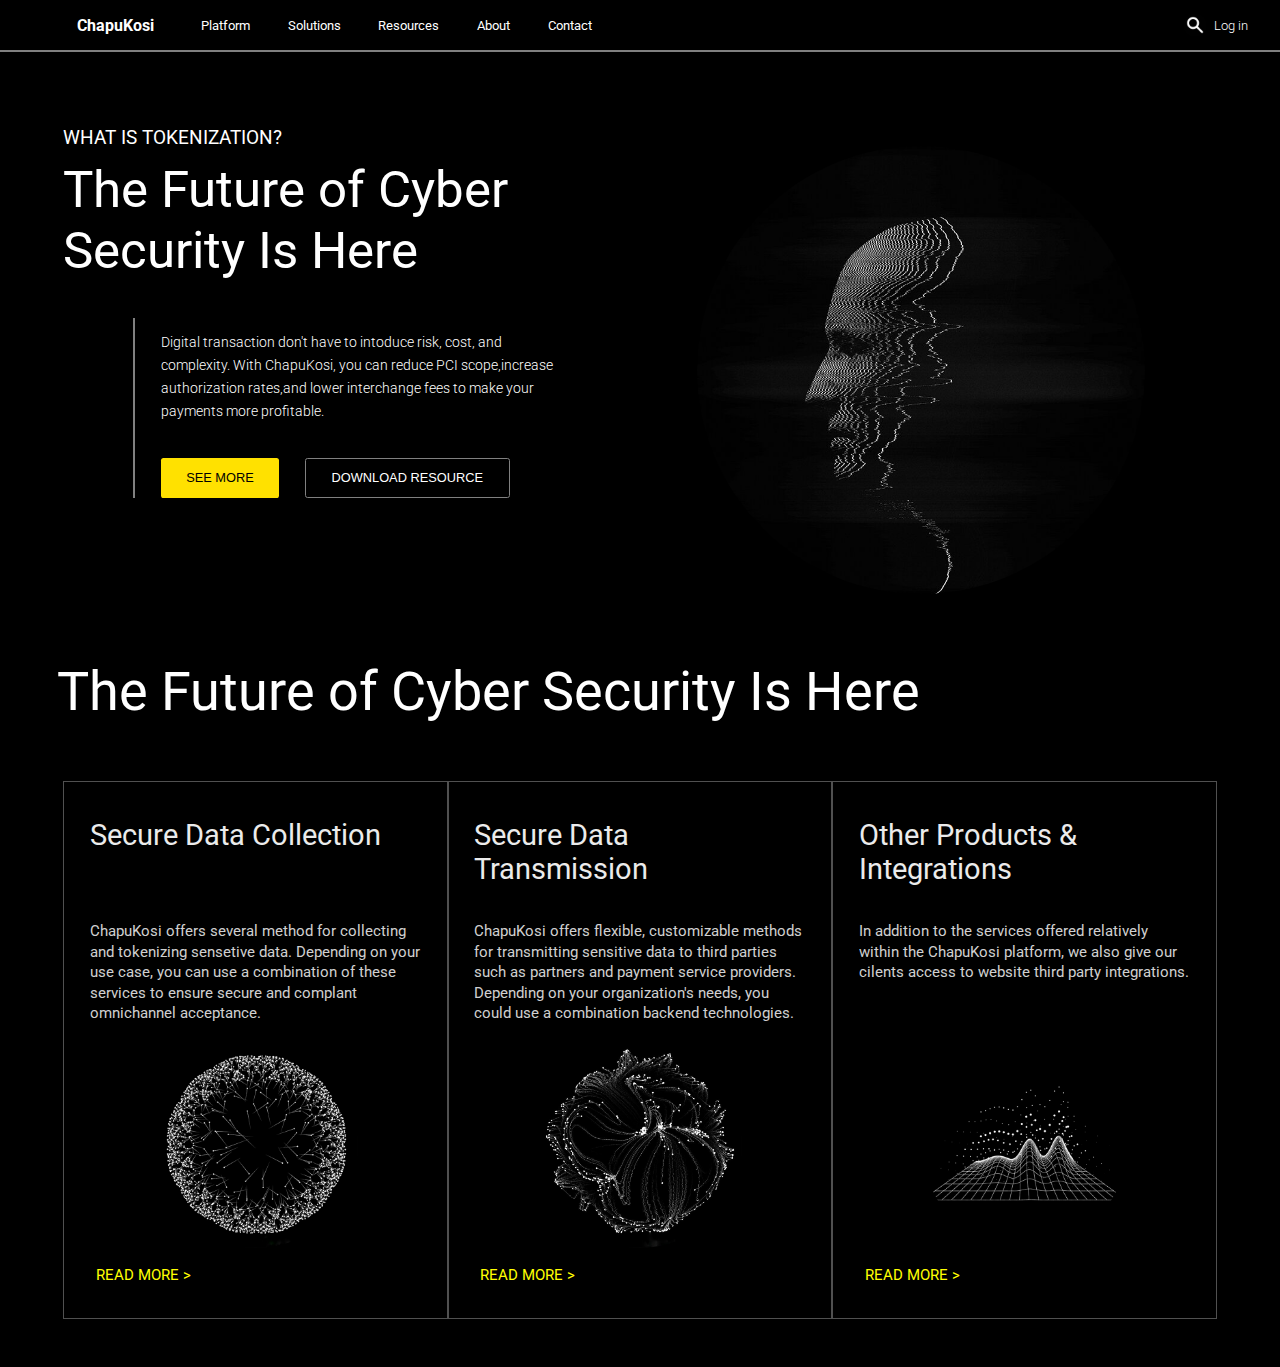
<file: index.html>
<!DOCTYPE html>
<html>
  <head>
    <link rel="preconnect" href="https://fonts.googleapis.com">
    <link rel="preconnect" href="https://fonts.gstatic.com" crossorigin>
    <link href="https://fonts.googleapis.com/css2?family=Roboto:wght@100;300;400;500&family=Shadows+Into+Light&display=swap" rel="stylesheet">
    <title>
      ChapuKosi Cyber Security
    </title>
    
    <meta name="viewport" content="width=device-width, initial-scale=1.0">
    <link rel="stylesheet" href="styles/body.css">
    <link rel="stylesheet" href="styles/header.css">
  </head>
  <body>
    <header>
      <div class="left-section">
        <strong>ChapuKosi</strong>
      </div>

      <div class="middle-section">
        <div class="middle-sec-container">
          <div class="middle-sec-button">Platform</div>
          <div class="middle-sec-button">Solutions</div>
          <div class="middle-sec-button">Resources</div>
          <div class="middle-sec-button">About</div>
          <div class="middle-sec-button">Contact</div>
        </div>
        
      </div>

      <div class="right-section">
        <div class="search-icon">
          <img src="icon/OIP.jpg">
        </div>
        <div class="log-in">
          Log in
        </div>

      </div>

    </header>

    <div class="main-container">
      <div class="container-A">
        <div class="container-Aa">
          <div class="text-1Aa">WHAT IS TOKENIZATION?</div>
          <div class="text-2Aa">The Future of Cyber<br>Security Is Here</div>
          <div class="text-3Aa">
            <div class="text-3Aa-cont">
              <div class="text-3Aa-cont-1">
                Digital transaction don't have to intoduce risk, cost, and 
                complexity. With ChapuKosi, you can reduce PCI scope,increase
                authorization rates,and lower interchange fees to make your
                payments more profitable.
              </div>
              <div class="text-3Aa-cont-2">
                <button class="see-more-button">
                  SEE MORE
                </button>
                <button class="download-resource-button">
                  DOWNLOAD RESOURCE
                </button>
              </div>
            </div>
          </div>
        </div>
        <div class="container-Ab">
          <div class="image-container-Ab">
            <img src="images/tumblr_fbf73a0c0e7bb5ab620a4900cf31b591_104fa5d6_1280 (1).jpg">
          </div>
        </div>
      </div>

      <div class="container-B">
        
        <div class="container-Ba">
          The Future of Cyber Security Is Here
        </div>

        <div class="container-Bb">

          <div class="container-Bb1">
            <div class="text-1Bb">Secure Data Collection</div>
            <div class="text-2Bb">
              ChapuKosi offers several method for collecting
              and tokenizing sensetive data. Depending on 
              your use case, you can use a combination of
              these services to ensure secure and complant
              omnichannel acceptance.
                                
            </div>
            <div class="text-3Bb">
              <div class="image-container-Bb">
                <img src="images/3712f429501907.55f6b01641ec1-01.jpeg">
              </div>
            </div>
            <div class="text-4Bb">
              <div class="text-4Bb-read-more">READ MORE &gt;</div>
            </div>
          </div>

          <div class="container-Bb2">
            <div class="text-1Bb">Secure Data Transmission</div>
            <div class="text-2Bb">
              ChapuKosi offers flexible, customizable methods for
              transmitting sensitive data to third parties such as
              partners and payment service providers. Depending on 
              your organization's needs, you could use a combination
              backend technologies.
            </div>
            <div class="text-3Bb">
              <div class="image-container-Bb">
                <img src="images/6496c19fd05f0e9f7eb5c884554de6ab-01.jpeg">
              </div>
            </div>
            <div class="text-4Bb">
              <div class="text-4Bb-read-more">READ MORE &gt;</div>
            </div>
          </div>

          <div class="container-Bb3">
            <div class="text-1Bb">Other Products &amp;<br> Integrations</div>
            <div class="text-2Bb">
              In addition to the services offered relatively within
              the ChapuKosi platform, we also give our cilents 
              access to website third party integrations.
            </div>
            <div class="text-3Bb">
              <div class="image-container-Bb">
                <img src="images/1f5e8d29501907.55f6b0163ee66-01.jpeg">
              </div>
            </div>
            <div class="text-4Bb">
              <div class="text-4Bb-read-more">READ MORE &gt;</div>
            </div>
          </div>

        </div>
      
      </div>
    </div>
  </body>
</html>
</file>
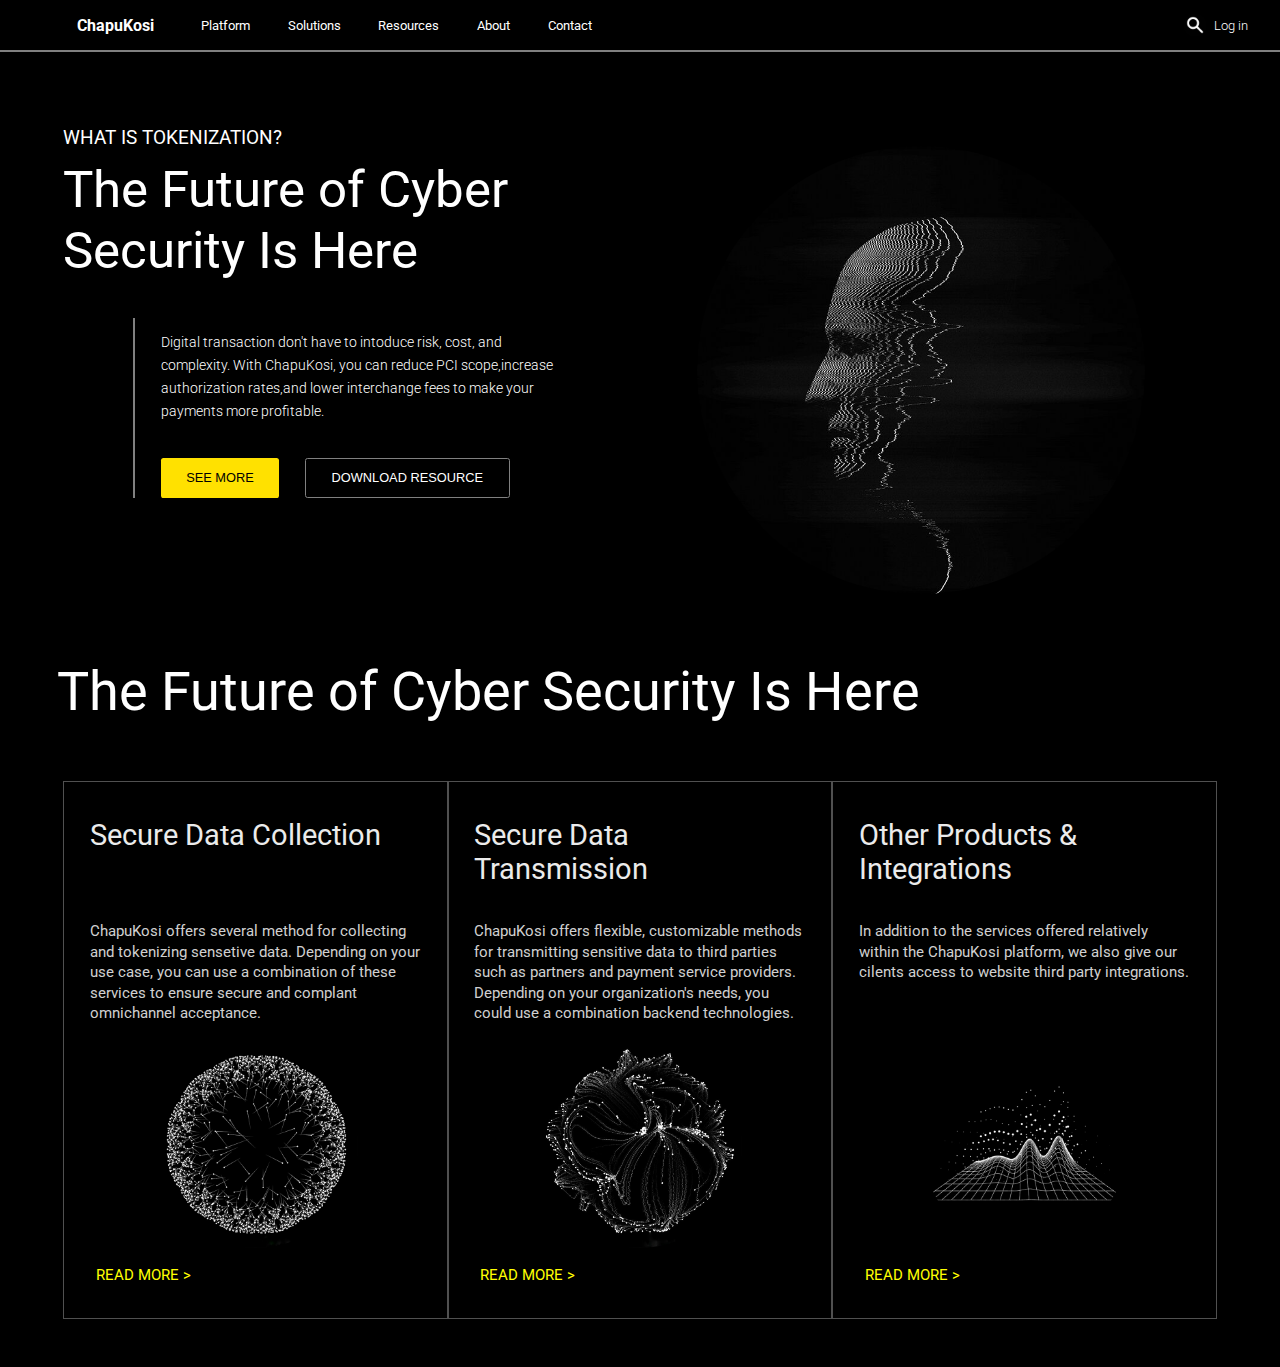
<file: cyber-security.html>
<!DOCTYPE html>
<html>
  <head>
    <link rel="preconnect" href="https://fonts.googleapis.com">
    <link rel="preconnect" href="https://fonts.gstatic.com" crossorigin>
    <link href="https://fonts.googleapis.com/css2?family=Roboto:wght@100;300;400;500&family=Shadows+Into+Light&display=swap" rel="stylesheet">
    <title>
      new webpage
    </title>
    
    <meta name="viewport" content="width=device-width, initial-scale=1.0">
    <link rel="stylesheet" href="styles/body.css">
    <link rel="stylesheet" href="styles/header.css">
  </head>
  <body>
    <header>
      <div class="left-section">
        <strong>ChapuKosi</strong>
      </div>

      <div class="middle-section">
        <div class="middle-sec-container">
          <div class="middle-sec-button">Platform</div>
          <div class="middle-sec-button">Solutions</div>
          <div class="middle-sec-button">Resources</div>
          <div class="middle-sec-button">About</div>
          <div class="middle-sec-button">Contact</div>
        </div>
        
      </div>

      <div class="right-section">
        <div class="search-icon">
          <img src="icon/OIP.jpg">
        </div>
        <div class="log-in">
          Log in
        </div>

      </div>

    </header>

    <div class="main-container">
      <div class="container-A">
        <div class="container-Aa">
          <div class="text-1Aa">WHAT IS TOKENIZATION?</div>
          <div class="text-2Aa">The Future of Cyber<br>Security Is Here</div>
          <div class="text-3Aa">
            <div class="text-3Aa-cont">
              <div class="text-3Aa-cont-1">
                Digital transaction don't have to intoduce risk, cost, and 
                complexity. With ChapuKosi, you can reduce PCI scope,increase
                authorization rates,and lower interchange fees to make your
                payments more profitable.
              </div>
              <div class="text-3Aa-cont-2">
                <button class="see-more-button">
                  SEE MORE
                </button>
                <button class="download-resource-button">
                  DOWNLOAD RESOURCE
                </button>
              </div>
            </div>
          </div>
        </div>
        <div class="container-Ab">
          <div class="image-container-Ab">
            <img src="images/tumblr_fbf73a0c0e7bb5ab620a4900cf31b591_104fa5d6_1280 (1).jpg">
          </div>
        </div>
      </div>

      <div class="container-B">
        
        <div class="container-Ba">
          The Future of Cyber Security Is Here
        </div>

        <div class="container-Bb">

          <div class="container-Bb1">
            <div class="text-1Bb">Secure Data Collection</div>
            <div class="text-2Bb">
              ChapuKosi offers several method for collecting
              and tokenizing sensetive data. Depending on 
              your use case, you can use a combination of
              these services to ensure secure and complant
              omnichannel acceptance.
                                
            </div>
            <div class="text-3Bb">
              <div class="image-container-Bb">
                <img src="images/3712f429501907.55f6b01641ec1-01.jpeg">
              </div>
            </div>
            <div class="text-4Bb">
              <div class="text-4Bb-read-more">READ MORE &gt;</div>
            </div>
          </div>

          <div class="container-Bb2">
            <div class="text-1Bb">Secure Data Transmission</div>
            <div class="text-2Bb">
              ChapuKosi offers flexible, customizable methods for
              transmitting sensitive data to third parties such as
              partners and payment service providers. Depending on 
              your organization's needs, you could use a combination
              backend technologies.
            </div>
            <div class="text-3Bb">
              <div class="image-container-Bb">
                <img src="images/6496c19fd05f0e9f7eb5c884554de6ab-01.jpeg">
              </div>
            </div>
            <div class="text-4Bb">
              <div class="text-4Bb-read-more">READ MORE &gt;</div>
            </div>
          </div>

          <div class="container-Bb3">
            <div class="text-1Bb">Other Products &amp;<br> Integrations</div>
            <div class="text-2Bb">
              In addition to the services offered relatively within
              the ChapuKosi platform, we also give our cilents 
              access to website third party integrations.
            </div>
            <div class="text-3Bb">
              <div class="image-container-Bb">
                <img src="images/1f5e8d29501907.55f6b0163ee66-01.jpeg">
              </div>
            </div>
            <div class="text-4Bb">
              <div class="text-4Bb-read-more">READ MORE &gt;</div>
            </div>
          </div>

        </div>
      
      </div>
    </div>
  </body>
</html>
</file>
<file: styles/body.css>
body {
  background-color: black;
  margin: 0;
  padding-top: 50px;
  padding-left: 0;
  padding-right: 0;
  padding-bottom: 0;
  font-family: Roboto;
  font-style: solid;
}

.main-container {
  display: flex;
  position: relative;
  flex-direction: column;
  background-color: rgb(0, 0, 0);
}

.container-A {
  /*background-color: lightblue;*/
  height: 46vw;
  display: flex;
  flex-direction: row;
  padding: 6px;
}

.container-Aa {
  /*background-color: linen;*/
  display: flex;
  flex-direction: column;
  flex: 1;
  padding: 6px;
  margin-left: 4vw;
}

.text-1Aa {
  /*background-color: lightblue;*/
  height: 6vw;
  margin-top: 10px;
  margin-bottom: 6px;
  padding-bottom: 4px;
  display: flex;
  align-items: end;
  font-size: 1.5vw;
  color: white;
}

.text-2Aa {
  /*background-color: blue;*/
  height: 9vw;
  margin-bottom: 6px;
  color: white;
  font-weight: 400;
  font-size: 4vw;
}

.text-3Aa {
  /*background-color: darkblue;*/
  flex: 1;
  display: flex;
  justify-content: center;
  margin-bottom: 10px;
}

.text-3Aa-cont {
  /*background-color: yellow;*/
  display: flex;
  flex-direction: column;
  width: 32vw;
  height: 14vw;
  margin-top: 3vw;
  padding-left: 2vw;
  border-left: 2px solid gray;
}

.text-3Aa-cont-1 {
  /*background-color: blueviolet;*/
  flex: 1;
  color: white;
  font-family: Roboto;
  line-height: 1.8vw;
  font-size: 1.1vw;
  font-weight: 300;
  padding-top: 1vw;
  margin-bottom: 1.4vw;
}

.text-3Aa-cont-2 {
  /*background-color: crimson;*/
  display: flex;
  flex-direction: row;
  height: 3.6vw;
  max-height: 40px;
}

.see-more-button {
  font-size: 1vw;
  padding-left: 2vw;
  padding-right: 2vw;
  margin-right: 2vw;
  border-radius: 0.2vw;
  background-color: rgb(255, 225, 0);
  border: none;
  cursor: pointer;
}

.see-more-button:hover {
  background-color: rgb(255, 235, 85);
}

.download-resource-button {
  font-size: 1vw;
  padding-left: 2vw;
  padding-right: 2vw;
  border-radius: 0.2vw;
  border: 1px solid gray;
  color: white;
  background-color: rgb(0, 0, 0);
  cursor: pointer;
}

.download-resource-button:hover {
  background-color: rgb(90, 90, 90);
}

.container-Ab {
  /*background-color: lightpink;*/
  display: flex;
  align-items: end;
  flex: 1;
  padding-left: 4vw;
  padding-bottom: 4vw;
}

.image-container-Ab {
  /*background-color: violet;*/
  width: 35vw;
  height: 35vw;
  border-radius: 18vw;
  border: none;
}

.image-container-Ab img {
  max-width: 100%;
  max-height: 100%;
  display: block;
  border-radius: 18vw;
}

.container-B {
  /*background-color: lightcoral;*/
  height: 55vw;
  display: flex;
  flex-direction: column;
  padding: 6px;
}

.container-Ba {
  /*background-color: lightgreen;*/
  height: 70px;
  display: flex;
  align-items: center;
  margin-left: 4vw;
  padding-bottom: 10px;
  margin-bottom: 3vw;
  color: white;
  font-weight: 400;
  font-size: 4.2vw;
}

.container-Bb {
  /*background-color: rgb(255, 238, 0);*/
  display: flex;
  height: 42vw;
  flex-direction: row;
  padding: 6px;
  margin-left: 4vw;
  margin-right: 4vw;
}

.container-Bb1 {
  /*background-color: lightgrey;*/
  display: flex;
  flex-direction: column;
  padding: 2vw;

  flex: 1;
  border: 1px solid rgb(80, 80, 80);
}

.container-Bb1:hover {
  background-color: rgba(128, 128, 128, 0.3);
}

.container-Bb2 {
  /*background-color: lightsalmon;*/
  display: flex;
  flex-direction: column;
  padding: 2vw;
  flex: 1;
  border: 1px solid rgb(80, 80, 80);
}

.container-Bb2:hover {
  background-color: rgba(128, 128, 128, 0.3);
}

.container-Bb3 {
  /*background-color: lightgrey;*/
  display: flex;
  flex-direction: column;
  padding: 2vw;
  flex: 1;
  border: 1px solid rgb(80, 80, 80);
}

.container-Bb3:hover {
  background-color: rgba(128, 128, 128, 0.3);
}

.text-1Bb {
  /*background-color: aqua;*/
  display: flex;
  align-items: top;
  margin-bottom: 3vw;
  padding-top: 0.8vw;
  height: 7vw;
  max-height: 65px;
  color: rgb(235, 235, 235);
  font-weight: 400;
  font-size: 2.3vw;
}

.text-2Bb {
  /*background-color: teal;*/
  height: 10vw;
  margin-bottom: 6px;
  line-height: 1.6vw;
  color: rgb(208, 208, 208);
  font-size: 1.15vw;
}

.text-3Bb {
  /*background-color: burlywood;*/
  display: flex;
  justify-content: center;
  align-items: center;
  flex: 1;
  margin-bottom: 0.7vw;
}

.image-container-Bb {
  /*background-color: aquamarine;*/
  width: 16vw;
  height: 16vw;
}

.image-container-Bb img {
  max-width: 100%;
  max-height: 100%;
  display: block;
  border-radius: 18vw;
}

.text-4Bb {
  /*background-color: crimson;*/
  height: 3vw;
  display: flex;
}

.text-4Bb-read-more {
  /*background-color: teal;*/
  padding-left: 6px;
  color: yellow;
  font-size: 1.2vw;
  display: flex;
  align-items: center;
}

.text-4Bb-read-more:hover {
  cursor: pointer;
}
</file>
<file: styles/header.css>
header {
  height: 50px;
  display: flex;
  flex-direction: row;
  align-items: center;
  justify-content: space-between;
  position: fixed;
  background-color: black;
  top: 0;
  left: 0;
  right: 0;
  z-index: 100;
  border: none;
  border-bottom: 2px solid gray;
}

.left-section {
  /*background-color: lightblue;*/
  padding-left: 6vw;
  width: 80px;
}

.left-section strong {
  color: white;
}

.middle-section {
  /*background-color: lightcoral;*/
  display: flex;
  flex-direction: row;
  justify-content: space-between;
  flex: 1;
}

.middle-sec-container {
  /*background-color: teal;*/
  display: flex;
  flex-direction: row;
  justify-content: left;
  align-items: center;
  padding-left: 3vw;
}

.middle-sec-button {
  font-size: 13px;
  font-weight: 400;
  color: white;
  margin-right: 2vw;
  padding: 6px;
  max-width: 350px;
}

.middle-sec-button:hover {
  cursor: pointer;
  background-color: rgba(100, 100, 100, 0.6);
}

.right-section {
  /*background-color: lightblue;*/
  width: 100px;
  display: flex;
  flex-direction: row;
}

.search-icon {
  display: flex;
  justify-content: center;
  align-items: center;
  width: 30px;
  height: 30px;
  border: none;
  border-radius: 18px;
}

.search-icon img {
  height: 24px;
  display: block;
  border-radius: 18px;
}

.search-icon:hover {
  cursor: pointer;
  background-color: rgba(100, 100, 100, 0.6);
}

.log-in {
  display: flex;
  align-items: center;
  color: white;
  font-weight: 300;
  font-size: 13px;
  padding-left: 4px;
}

.log-in:hover {
  cursor: pointer;
  background-color: rgba(100, 100, 100, 0.6);
}
</file>
